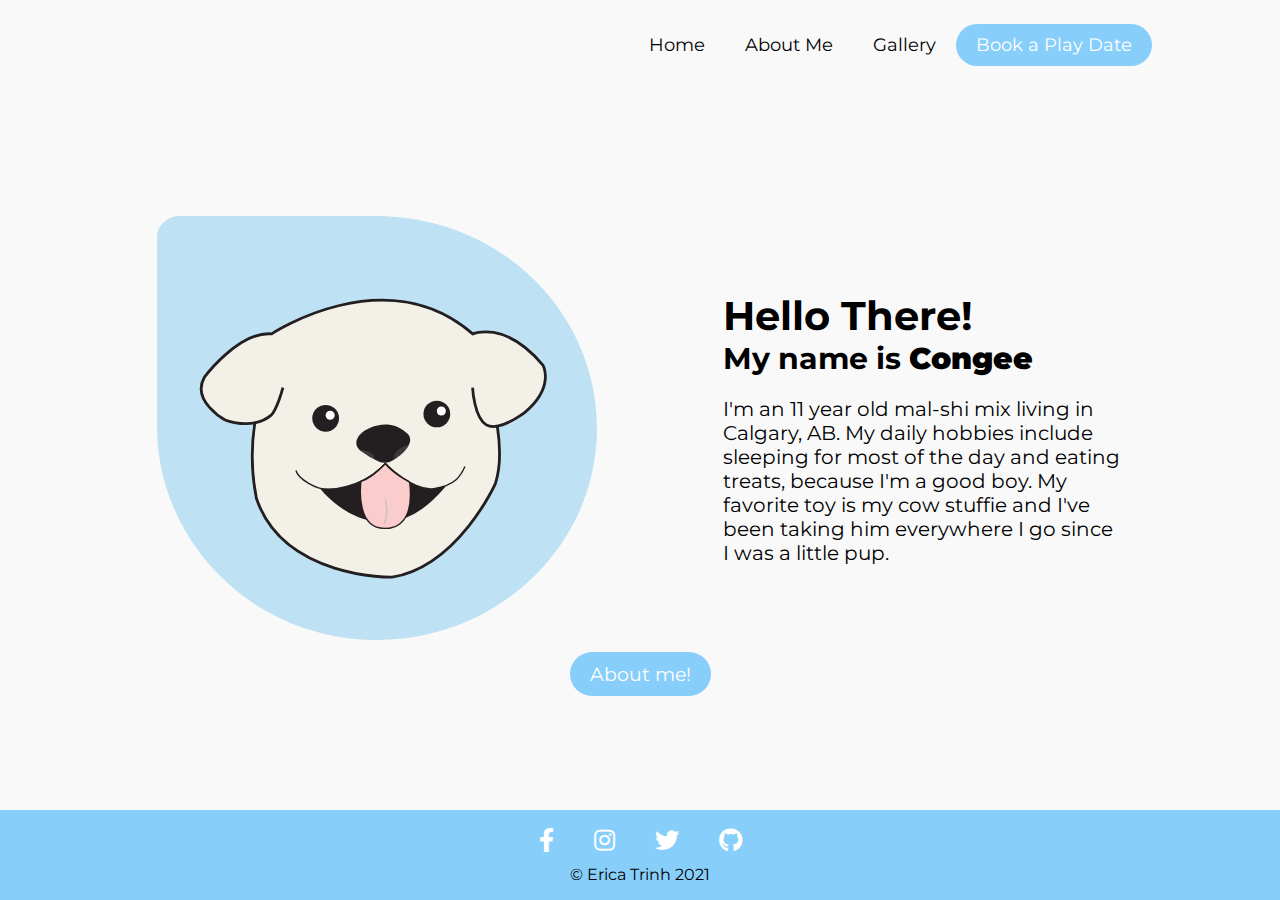
<file: index.html>
<!DOCTYPE html>
<html lang="en">
  <head>
    <meta charset="UTF-8" />
    <meta name="viewport" content="width=device-width, initial-scale=1.0" />
    <title>Congee | Everyone's Favorite Dog!</title>
    <meta name="Congee" content="The friendly loving pup" />
    <link rel="stylesheet" href="./Assets/style.css" />
    <link
      rel="icon"
      href="/assets/Images/pet-animal-pets-paw-dog-cat-paws_108559.ico"
    />
    <link
      rel="stylesheet"
      href="https://cdnjs.cloudflare.com/ajax/libs/font-awesome/5.15.2/css/all.min.css"
    />
  </head>
  <div class="landingpage-wrapper">
    <body>
      <header>
        <nav>
          <ul class="nav-links">
            <li><a href="./index.html">Home</a></li>
            <li><a href="./aboutme.html">About Me</a></li>
            <li><a href="./gallery.html">Gallery</a></li>
            <li><a class="cta" href="#">Book a Play Date</a></li>
          </ul>
        </nav>
      </header>
      <main>
        <section class="landing-page">
          <div class="wrapper">
            <img
              class="wrapper-image"
              src="./Assets/Images/Congeeblue.svg"
              alt="Congee"
            />
            <article class="intro-text">
              <h1>Hello There!</h1>
              <h2>My name is <strong>Congee</strong></h2>
              <p>
                I'm an 11 year old mal-shi mix living in Calgary, AB. My daily
                hobbies include sleeping for most of the day and eating treats,
                because I'm a good boy. My favorite toy is my cow stuffie and
                I've been taking him everywhere I go since I was a little pup.
              </p>
            </article>
          </div>
          <a href="./Aboutme.html"><button>About me!</button></a>
        </section>
      </main>
    </body>
    <footer>
      <ul class="socials">
        <li>
          <a href="https://www.facebook.com/EriTrinh/" target="_blank"
            ><i class="fab fa-facebook-f"></i
          ></a>
        </li>
        <li>
          <a href="https://www.instagram.com/etrinhh/?hl=en" target="_blank"
            ><i class="fab fa-instagram"></i
          ></a>
        </li>
        <li>
          <a href="#"><i class="fab fa-twitter"></i></a>
        </li>
        <li>
          <a href="https://github.com/ertrinhh" target="_blank"
            ><i class="fab fa-github"></i
          ></a>
        </li>
      </ul>
      &copy; Erica Trinh 2021
    </footer>
  </div>
</html>
</file>
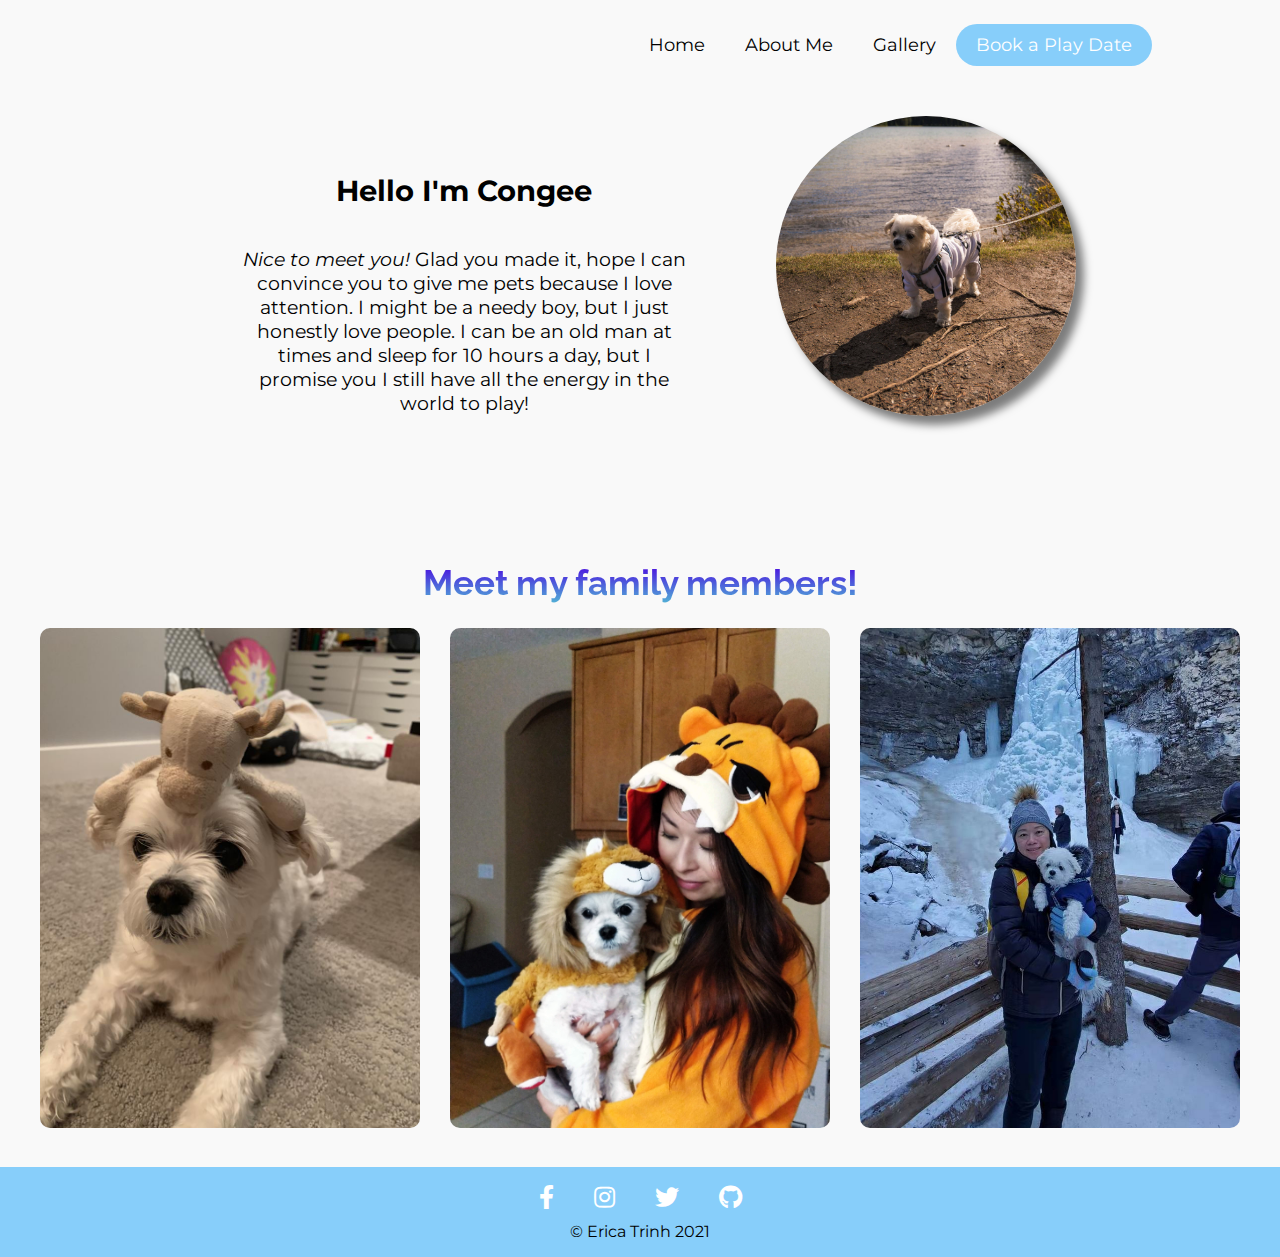
<file: Aboutme.html>
<!DOCTYPE html>
<html lang="en">
  <head>
    <meta charset="UTF-8" />
    <meta name="viewport" content="width=device-width, initial-scale=1.0" />
    <title>Congee | Everyone's Favorite Dog!</title>
    <meta name="Congee" content="The friendly loving pup" />
    <link rel="stylesheet" href="./Assets/style.css" />
    <link
      rel="icon"
      href="/assets/Images/pet-animal-pets-paw-dog-cat-paws_108559.ico"
    />
    <link
      rel="stylesheet"
      href="https://cdnjs.cloudflare.com/ajax/libs/font-awesome/5.15.2/css/all.min.css"
    />
  </head>
  <div class="landingpage-wrapper">
    <body>
      <header>
        <nav>
          <ul class="nav-links">
            <li><a href="./index.html">Home</a></li>
            <li><a href="./Aboutme.html">About Me</a></li>
            <li><a href="./gallery.html">Gallery</a></li>
            <li><a class="cta" href="#">Book a Play Date</a></li>
          </ul>
        </nav>
      </header>
      <main>
        <section class="about-me-section">
          <article class="about-me about-me-text">
            <h2>Hello I'm Congee</h2>
            <p>
              <em>Nice to meet you!</em> Glad you made it, hope I can convince
              you to give me pets because I love attention. I might be a needy
              boy, but I just honestly love people. I can be an old man at times
              and sleep for 10 hours a day, but I promise you I still have all
              the energy in the world to play!
            </p>
          </article>
          <img
            class="about-me congee-banff"
            src="./Assets/Images/DSC00941.jpg"
            alt="Congee"
          />
        </section>
        <div>
          <h3 class="family-divider">Meet my family members!</h3>
        </div>

        <!-- Need to go back to finish paragraph content -->
        <section class="family-cards">
          <div class="three-cards">
            <div class="image-card">
              <img src="./Assets/Images/congee-cow.jpg" alt="" />
            </div>
            <div class="card-content">
              <h2>Cow</h2>
              <h3>My Favorite Toy</h3>
              <p>
                Lorem ipsum dolor, sit amet consectetur adipisicing elit. Qui,
                est!
              </p>
            </div>
          </div>
          <div class="three-cards">
            <div class="image-card">
              <img src="./Assets/Images/erica.jpg" alt="" />
            </div>
            <div class="card-content">
              <h2>Erica Trinh</h2>
              <h3>Personal food provider</h3>
              <p>
                Lorem ipsum dolor, sit amet consectetur adipisicing elit. Qui,
                est!
              </p>
            </div>
          </div>
          <div class="three-cards">
            <div class="image-card">
              <img src="./Assets/Images/mom.jpg" alt="" />
            </div>
            <div class="card-content">
              <h2>Mom</h2>
              <h3>Professional poop scooper</h3>
              <p>
                Lorem ipsum dolor, sit amet consectetur adipisicing elit. Qui,
                est!
              </p>
            </div>
          </div>
        </section>
      </main>
      <footer>
        <ul class="socials">
          <li>
            <a href="https://www.facebook.com/EriTrinh/" target="_blank"
              ><i class="fab fa-facebook-f"></i
            ></a>
          </li>
          <li>
            <a href="https://www.instagram.com/etrinhh/?hl=en" target="_blank"
              ><i class="fab fa-instagram"></i
            ></a>
          </li>
          <li>
            <a href="#"><i class="fab fa-twitter"></i></a>
          </li>
          <li>
            <a href="https://github.com/ertrinhh" target="_blank"
              ><i class="fab fa-github"></i
            ></a>
          </li>
        </ul>
        &copy; Erica Trinh 2021
      </footer>
    </body>
  </div>
</html>
</file>
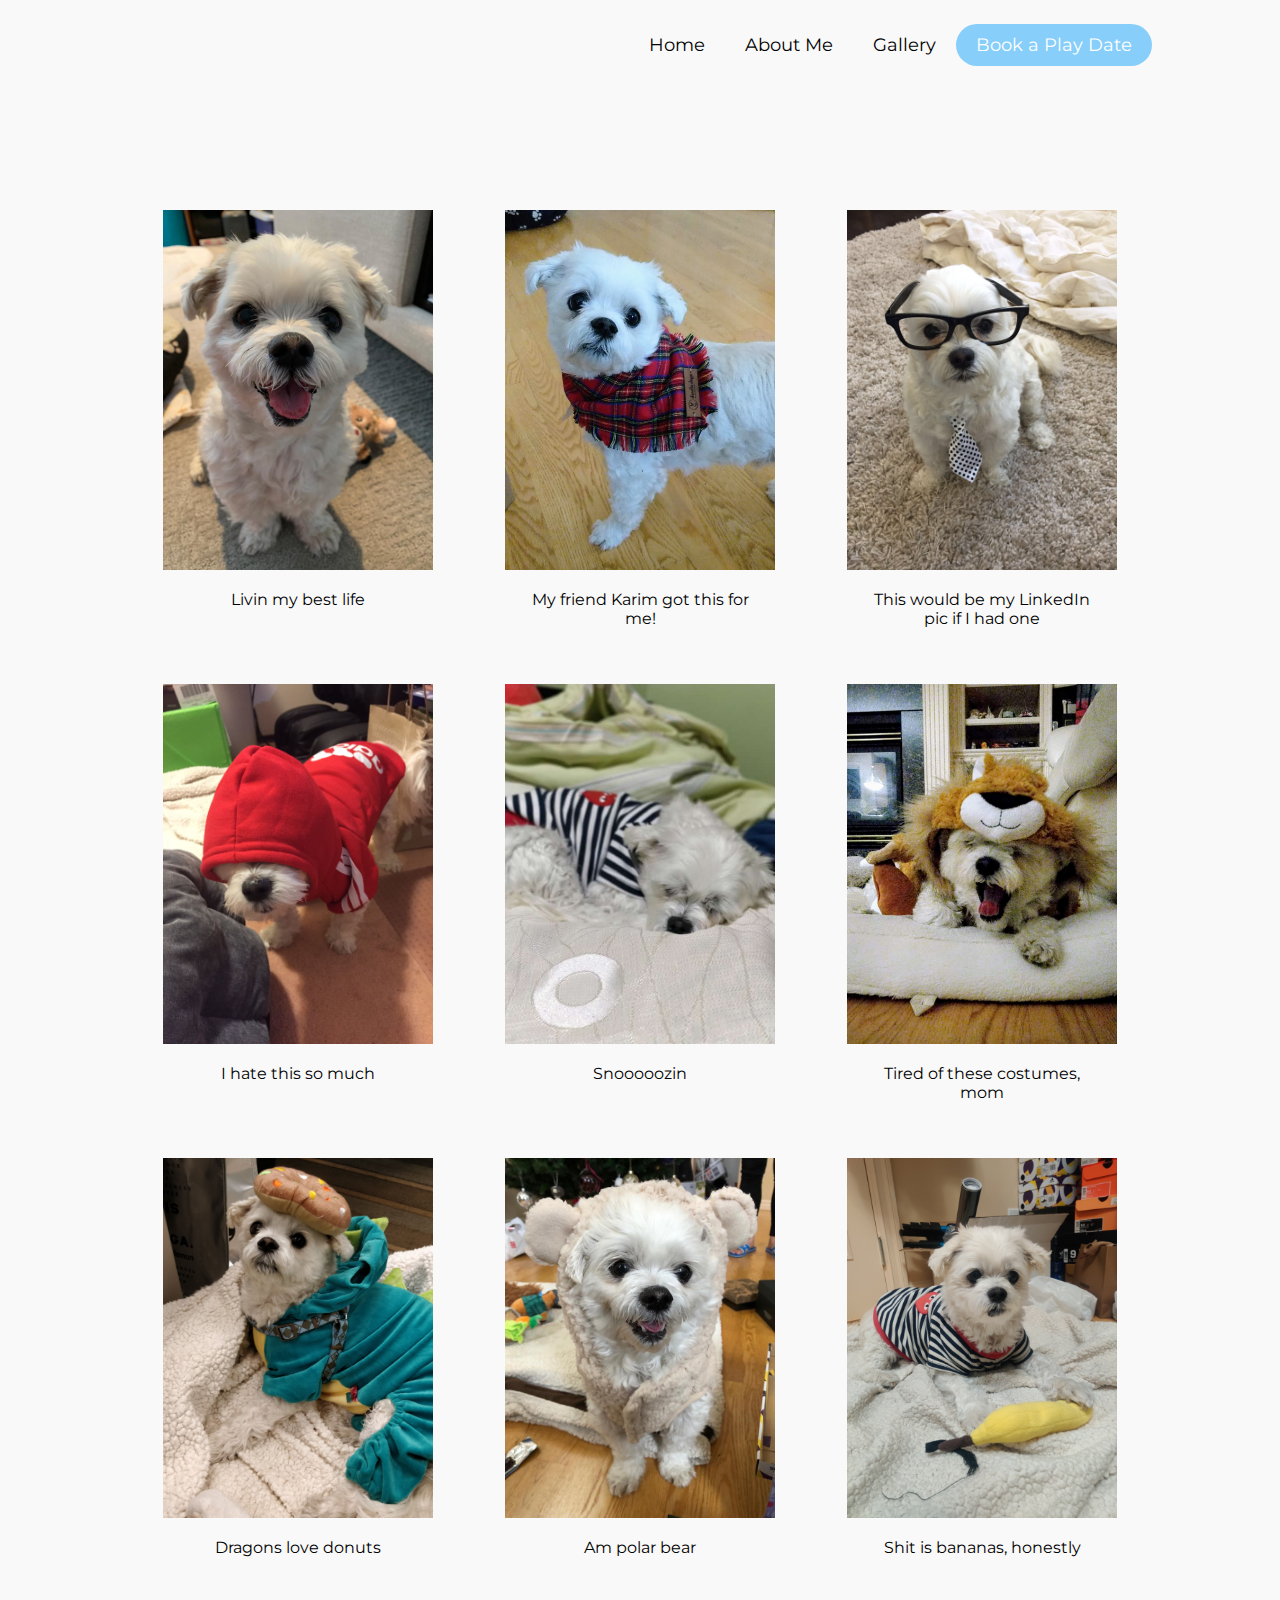
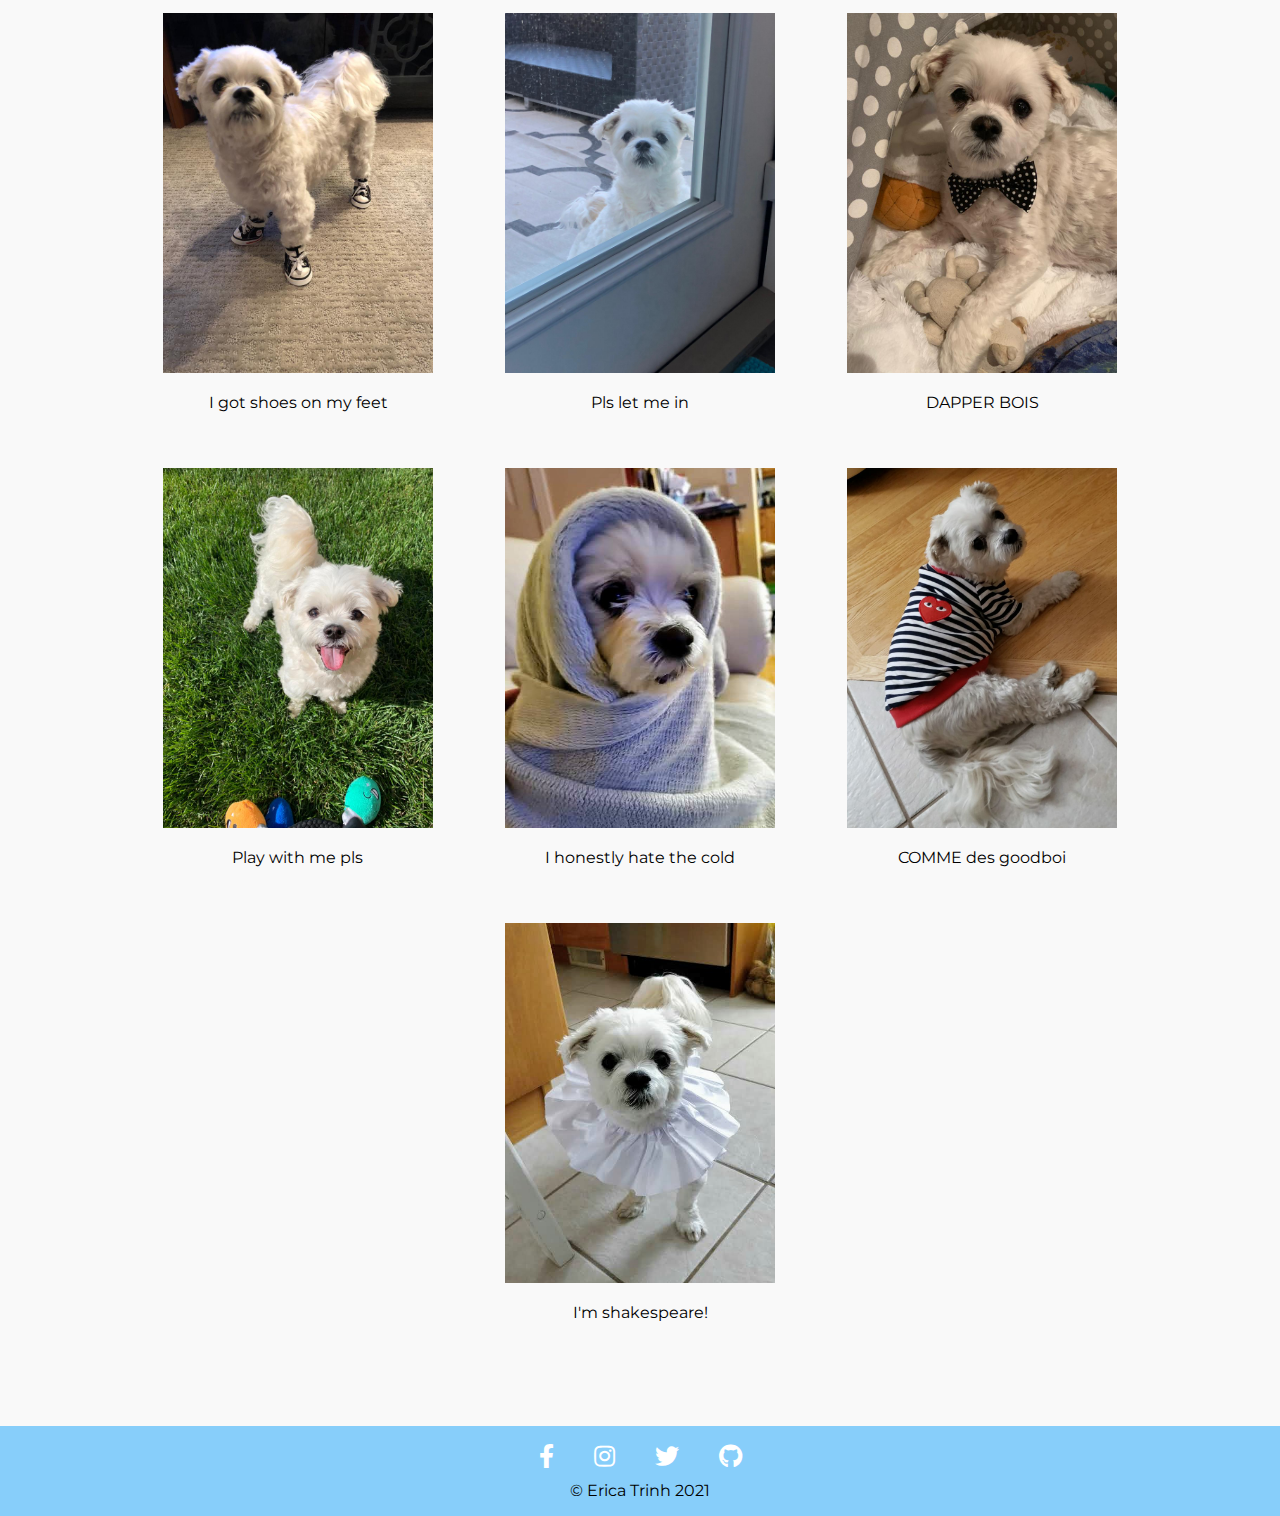
<file: Gallery.html>
<!DOCTYPE html>
<html lang="en">
  <head>
    <meta charset="UTF-8" />
    <meta name="viewport" content="width=device-width, initial-scale=1.0" />
    <title>Congee | Everyone's Favorite Dog!</title>
    <meta name="Congee" content="The friendly loving pup" />
    <link rel="stylesheet" href="./Assets/style.css" />
    <link
      rel="icon"
      href="/assets/Images/pet-animal-pets-paw-dog-cat-paws_108559.ico"
    />
    <link
      rel="stylesheet"
      href="https://cdnjs.cloudflare.com/ajax/libs/font-awesome/5.15.2/css/all.min.css"
    />
  </head>
  <div class="landingpage-wrapper">
    <body>
      <header>
        <nav>
          <ul class="nav-links">
            <li><a href="./index.html">Home</a></li>
            <li><a href="./Aboutme.html">About Me</a></li>
            <li><a href="./Gallery.html">Gallery</a></li>
            <li><a class="cta" href="#">Book a Play Date</a></li>
          </ul>
        </nav>
      </header>
      <main>
        <div class="image-gallery">
          <ul class="image-gallery">
            <li class="picture-gallery">
              <figure class="gallery-item">
                <img src="./Assets/Images/happy-gallery.jpg" alt="Happy dog" />
                <figcaption>Livin my best life</figcaption>
              </figure>
            </li>
            <li class="picture-gallery">
              <figure class="gallery-item">
                <img src="./Assets/Images/scarf-gallery.jpg" alt="Happy dog" />
                <figcaption>My friend Karim got this for me!</figcaption>
              </figure>
            </li>
            <li class="picture-gallery">
              <figure class="gallery-item">
                <img
                  src="./Assets/Images/glasses-gallery.jpg"
                  alt="Happy dog"
                />
                <figcaption>
                  This would be my LinkedIn pic if I had one
                </figcaption>
              </figure>
            </li>
            <li class="picture-gallery">
              <figure class="gallery-item">
                <img src="./Assets/Images/hoodie-gallery.jpg" alt="Happy dog" />
                <figcaption>I hate this so much</figcaption>
              </figure>
            </li>
            <li class="picture-gallery">
              <figure class="gallery-item">
                <img
                  src="./Assets/Images/sleeping-gallery.jpg"
                  alt="Happy dog"
                />
                <figcaption>Snooooozin</figcaption>
              </figure>
            </li>
            <li class="picture-gallery">
              <figure class="gallery-item">
                <img src="./Assets/Images/lion-gallery.jpg" alt="Happy dog" />
                <figcaption>Tired of these costumes, mom</figcaption>
              </figure>
            </li>
            <li class="picture-gallery">
              <figure class="gallery-item">
                <img
                  src="./Assets/Images/dragon-gallery.jpeg"
                  alt="Happy dog"
                />
                <figcaption>Dragons love donuts</figcaption>
              </figure>
            </li>
            <li class="picture-gallery">
              <figure class="gallery-item">
                <img src="./Assets/Images/bear-gallery.jpg" alt="Happy dog" />
                <figcaption>Am polar bear</figcaption>
              </figure>
            </li>
            <li class="picture-gallery">
              <figure class="gallery-item">
                <img src="./Assets/Images/banana-gallery.jpg" alt="Happy dog" />
                <figcaption>Shit is bananas, honestly</figcaption>
              </figure>
            </li>
            <li class="picture-gallery">
              <figure class="gallery-item">
                <img src="./Assets/Images/shoes-gallery.jpg" alt="Happy dog" />
                <figcaption>I got shoes on my feet</figcaption>
              </figure>
            </li>
            <li class="picture-gallery">
              <figure class="gallery-item">
                <img src="./Assets/Images/door-gallery.jpg" alt="Happy dog" />
                <figcaption>Pls let me in</figcaption>
              </figure>
            </li>
            <li class="picture-gallery">
              <figure class="gallery-item">
                <img src="./Assets/Images/bow-gallery.jpg" alt="Happy dog" />
                <figcaption>DAPPER BOIS</figcaption>
              </figure>
            </li>
            <li class="picture-gallery">
              <figure class="gallery-item">
                <img
                  src="./Assets/Images/playing-gallery.jpg"
                  alt="Happy dog"
                />
                <figcaption>Play with me pls</figcaption>
              </figure>
            </li>
            <li class="picture-gallery">
              <figure class="gallery-item">
                <img src="./Assets/Images/cold-gallery.jpg" alt="Happy dog" />
                <figcaption>I honestly hate the cold</figcaption>
              </figure>
            </li>
            <li class="picture-gallery">
              <figure class="gallery-item">
                <img src="./Assets/Images/shirt-gallery.jpg" alt="Happy dog" />
                <figcaption>COMME des goodboi</figcaption>
              </figure>
            </li>
            <li class="picture-gallery">
              <figure class="gallery-item">
                <img
                  src="./Assets/Images/shakesp-gallery.jpg"
                  alt="Happy dog"
                />
                <figcaption>I'm shakespeare!</figcaption>
              </figure>
            </li>
          </ul>
        </div>
      </main>
      <footer>
        <ul class="socials">
          <li>
            <a href="https://www.facebook.com/EriTrinh/" target="_blank"
              ><i class="fab fa-facebook-f"></i
            ></a>
          </li>
          <li>
            <a href="https://www.instagram.com/etrinhh/?hl=en" target="_blank"
              ><i class="fab fa-instagram"></i
            ></a>
          </li>
          <li>
            <a href="#"><i class="fab fa-twitter"></i></a>
          </li>
          <li>
            <a href="https://github.com/ertrinhh" target="_blank"
              ><i class="fab fa-github"></i
            ></a>
          </li>
        </ul>
        &copy; Erica Trinh 2021
      </footer>
    </body>
  </div>
</html>
</file>
<file: Assets/style.css>
@import url("https://fonts.googleapis.com/css2?family=Montserrat:wght@500&family=Raleway:wght@300&display=swap");

* {
  box-sizing: border-box;
  margin: 0;
  padding: 0;
  font-family: "Montserrat", sans-serif;
}

body {
  background-color: #f9f9f9;
}

.landingpage-wrapper {
  width: 100%;
  min-height: 100vh;
  display: flex;
  flex-direction: column;
  justify-content: space-between;
}

nav {
  width: 100%;
  min-height: 10vh;
  display: flex;
  justify-content: flex-end;
}

nav ul {
  display: flex;
  justify-content: flex-end;
  margin-right: 10%;
}

nav ul li {
  align-self: center;
  list-style: none;
  font-size: 18px;
}

nav li a {
  padding: 10px 20px;
  color: black;
  transition: all 0.5s ease 0s;
  text-decoration: none;
}

nav li a:hover {
  color: rgb(135, 206, 250);
}

/* button on nav bar */
.cta {
  background-color: rgba(135, 206, 250, 1);
  transition: all 0.5s ease 0s;
  padding: 10px 20px;
  border-radius: 3rem;
  color: white;
}

.cta:hover {
  color: black;
  background-color: rgba(135, 206, 250, 0.5);
}

/*landing page image and heading */
section.landing-page {
  display: flex;
  justify-content: center;
  align-items: center;
  flex-direction: column;
}

.wrapper {
  display: flex;
  justify-content: center;
  align-items: center;
  flex: 1 1 50%;
  width: 100%;
  max-width: 1440px;
  padding: 12px;
}

.wrapper-image {
  height: auto;
  width: 35%;
}

.intro-text {
  padding-left: 10%;
  display: flex;
  justify-content: flex-start;
  align-items: flex-start;
  flex-direction: column;
  font-size: 1.25rem;
}

.intro-text p {
  max-width: 400px;
  padding-top: 20px;
}

/*about me button, second cta */
button {
  padding: 10px 20px;
  background-color: rgba(135, 206, 250, 1);
  color: white;
  font-size: 1.2rem;
  border: none;
  border-radius: 3rem;
  transition: all 0.5s ease 0s;
  cursor: pointer;
}

button:hover {
  background-color: rgba(135, 206, 250, 0.5);
  color: black;
}

footer {
  background-color: rgb(135, 206, 250);
  padding: 1rem;
  text-align: center;
  display: block;
  justify-content: center;
}

.socials {
  list-style: none;
  display: flex;
  justify-content: center;
  font-size: 1.5rem;
  margin-bottom: 10px;
}

.socials li a {
  padding: 0px 20px;
  color: white;
  text-decoration: none;
}

.socials li a:hover {
  color: black;
}

/* media queries small screen */
@media screen and (max-width: 620px) {
  .wrapper {
    flex-direction: column;
  }

  .intro-text {
    padding: 20px 15%;
    align-items: center;
  }

  .intro-text p {
    text-align: center;
    padding-top: 20px;
  }

  nav {
    flex-grow: 1;
    justify-content: center;
  }

  nav ul {
    flex-direction: column;
    flex-grow: 1;
    margin: 0;
  }

  nav a {
    display: block;
    text-align: center;
  }

  nav ul li {
    align-self: auto;
  }
}

/* about me page */
.about-me-section {
  display: flex;
  justify-content: center;
  flex-wrap: wrap;
}

.about-me-text {
  max-width: 40ch;

  padding: 3em 1em;

  text-align: center;
  font-size: 1.2em;
}

.about-me p {
  padding: 2em 1em;

  line-height: 1.5rem;
}

.congee-banff {
  width: 300px;
  height: 300px;

  border-radius: 50%;
  box-shadow: 8px 9px 9px 0 rgba(0, 0, 0, 0.5);
}

.about-me {
  margin-right: 2%;
  margin: 2%;
}

/* card section starts here with divider */
.family-divider {
  font-family: "raleway", sans-serif;
  font-size: 2.2em;
  text-align: center;

  margin: 2%;

  background-image: -webkit-linear-gradient(#4a00e0, #51b0d6);
  -webkit-background-clip: text;
  -webkit-text-fill-color: transparent;
  -moz-background-clip: text;
  -moz-text-fill-color: transparent;
}

/* three family cards 
need to fill in paragraph section
adjust accordingly if adding content*/
.family-cards {
  display: grid;
  grid-template-columns: repeat(auto-fill, minmax(300px, 1fr));
  grid-auto-rows: 500px;
  gap: 30px;

  margin: auto;
  margin-bottom: 3%;

  width: 100%;
  max-width: 1200px;
}

/* transition fade bottom up for cards */
.family-cards .three-cards {
  position: relative;

  width: 100%;
  height: 100%;

  overflow: hidden;
  border-radius: 10px;
  transition: 0.5s;
}

.family-cards .three-cards .image-card {
  position: absolute;
  top: 0;
  left: 0;

  width: 100%;
  height: 100%;

  transition: 0.3s;
}

.family-cards .three-cards .image-card img {
  width: 100%;
}

.family-cards .three-cards .card-content {
  position: absolute;

  width: 100%;
  height: 60%;
  bottom: -100%;
  padding: 60px 20px 20px;

  box-sizing: border-box;
  text-align: center;

  transition: 0.3s;
}

.family-cards .three-cards:hover .card-content {
  bottom: 0;
}

.family-cards .three-cards:nth-child(1) .card-content {
  background: linear-gradient(0deg, #3f3a85, transparent);
}

.family-cards .three-cards:nth-child(2) .card-content {
  background: linear-gradient(0deg, #195268, transparent);
}

.family-cards .three-cards:nth-child(3) .card-content {
  background: linear-gradient(0deg, #203f83, transparent);
}

.family-cards .three-cards .card-content h2 {
  margin-bottom: 8px;
  padding: 0;

  color: #fff;
  font-size: 22px;
}

.family-cards .three-cards .card-content h3 {
  color: #ffeb3b;
  font-size: 16px;
  margin-bottom: 16px;
}

.family-cards .three-cards .card-content p {
  margin: 0;
  padding: 0;

  color: #fff;
  font-size: 14px;
}

/* gallery starts here */
.image-gallery {
  display: flex;
  justify-content: center;
  flex-wrap: wrap;
  list-style: none;
  padding: 5px;
  margin: 3%;
}

.picture-gallery img {
  height: 40vh;
  flex-grow: 0;
  margin: 1em;
}

.gallery-item {
  margin: 20px;
}

figcaption {
  text-align: center;
  max-width: 20ch;
  margin: auto;
}
</file>
